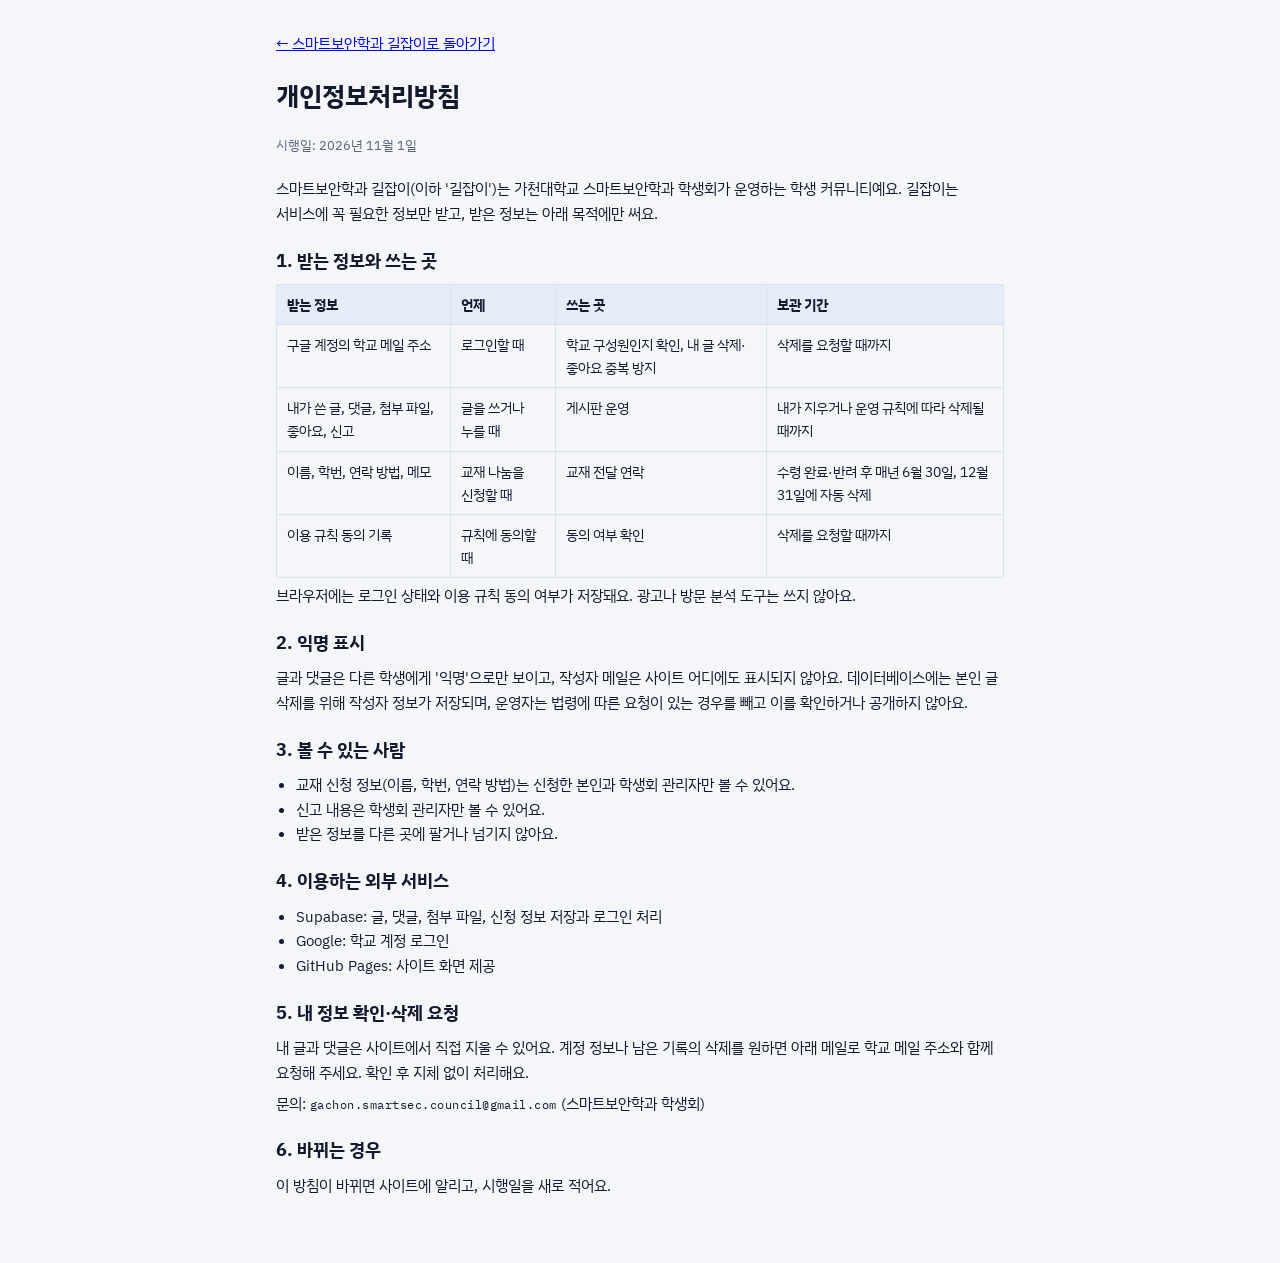
<file: privacy.html>
<!doctype html>
<html lang="ko">
<head>
<meta charset="utf-8">
<meta name="viewport" content="width=device-width,initial-scale=1,viewport-fit=cover">
<title>개인정보처리방침 · 스마트보안학과 길잡이</title>
<link rel="preconnect" href="https://fonts.googleapis.com">
<link rel="stylesheet" href="https://fonts.googleapis.com/css2?family=IBM+Plex+Sans+KR:wght@400;500;600;700&family=IBM+Plex+Mono:wght@400;500&display=swap">
<link rel="stylesheet" href="style.css">
<style>
.doc{max-width:760px;margin:0 auto;padding-block:32px 64px;display:flex;flex-direction:column;gap:22px}
.doc h1{font-size:26px}
.doc h2{font-size:18px;margin-bottom:6px}
.doc section{display:flex;flex-direction:column;gap:6px}
.doc table{border-collapse:collapse;width:100%;font-size:14px}
.doc th,.doc td{border:1px solid var(--line);padding:8px 10px;text-align:left;vertical-align:top}
.doc th{background:var(--accent-soft)}
.doc .tw{overflow-x:auto}
.doc ul{margin:0;padding-left:20px}
</style>
</head>
<body>
<main class="wrap doc">
  <p><a href="./">← 스마트보안학과 길잡이로 돌아가기</a></p>
  <h1>개인정보처리방침</h1>
  <p class="hint">시행일: 2026년 11월 1일</p>
  <p>스마트보안학과 길잡이(이하 '길잡이')는 가천대학교 스마트보안학과 학생회가 운영하는 학생 커뮤니티예요. 길잡이는 서비스에 꼭 필요한 정보만 받고, 받은 정보는 아래 목적에만 써요.</p>

  <section>
    <h2>1. 받는 정보와 쓰는 곳</h2>
    <div class="tw"><table>
      <tr><th>받는 정보</th><th>언제</th><th>쓰는 곳</th><th>보관 기간</th></tr>
      <tr><td>구글 계정의 학교 메일 주소</td><td>로그인할 때</td><td>학교 구성원인지 확인, 내 글 삭제·좋아요 중복 방지</td><td>삭제를 요청할 때까지</td></tr>
      <tr><td>내가 쓴 글, 댓글, 첨부 파일, 좋아요, 신고</td><td>글을 쓰거나 누를 때</td><td>게시판 운영</td><td>내가 지우거나 운영 규칙에 따라 삭제될 때까지</td></tr>
      <tr><td>이름, 학번, 연락 방법, 메모</td><td>교재 나눔을 신청할 때</td><td>교재 전달 연락</td><td>수령 완료·반려 후 매년 6월 30일, 12월 31일에 자동 삭제</td></tr>
      <tr><td>이용 규칙 동의 기록</td><td>규칙에 동의할 때</td><td>동의 여부 확인</td><td>삭제를 요청할 때까지</td></tr>
    </table></div>
    <p>브라우저에는 로그인 상태와 이용 규칙 동의 여부가 저장돼요. 광고나 방문 분석 도구는 쓰지 않아요.</p>
  </section>

  <section>
    <h2>2. 익명 표시</h2>
    <p>글과 댓글은 다른 학생에게 '익명'으로만 보이고, 작성자 메일은 사이트 어디에도 표시되지 않아요. 데이터베이스에는 본인 글 삭제를 위해 작성자 정보가 저장되며, 운영자는 법령에 따른 요청이 있는 경우를 빼고 이를 확인하거나 공개하지 않아요.</p>
  </section>

  <section>
    <h2>3. 볼 수 있는 사람</h2>
    <ul>
      <li>교재 신청 정보(이름, 학번, 연락 방법)는 신청한 본인과 학생회 관리자만 볼 수 있어요.</li>
      <li>신고 내용은 학생회 관리자만 볼 수 있어요.</li>
      <li>받은 정보를 다른 곳에 팔거나 넘기지 않아요.</li>
    </ul>
  </section>

  <section>
    <h2>4. 이용하는 외부 서비스</h2>
    <ul>
      <li>Supabase: 글, 댓글, 첨부 파일, 신청 정보 저장과 로그인 처리</li>
      <li>Google: 학교 계정 로그인</li>
      <li>GitHub Pages: 사이트 화면 제공</li>
    </ul>
  </section>

  <section>
    <h2>5. 내 정보 확인·삭제 요청</h2>
    <p>내 글과 댓글은 사이트에서 직접 지울 수 있어요. 계정 정보나 남은 기록의 삭제를 원하면 아래 메일로 학교 메일 주소와 함께 요청해 주세요. 확인 후 지체 없이 처리해요.</p>
    <p>문의: <span class="mono">gachon.smartsec.council@gmail.com</span> (스마트보안학과 학생회)</p>
  </section>

  <section>
    <h2>6. 바뀌는 경우</h2>
    <p>이 방침이 바뀌면 사이트에 알리고, 시행일을 새로 적어요.</p>
  </section>
</main>
</body>
</html>
</file>
<file: style.css>
/* 스마트보안학과 길잡이 · 스타일 */
*,*::before,*::after{box-sizing:border-box}
html{-webkit-text-size-adjust:100%}
body{margin:0;font-size:14px}
img{max-width:100%}
[hidden]{display:none!important}
/* Layout: 학과 포털 — 상단 학과 헤더, 고정 탭 바, 탭마다 한 화면. 탭 안에서는 목록→상세 구조 */
:root{
  --bg:#f4f6f9;
  --surface:#ffffff;
  --ink:#121a2b;
  --muted:#5b6578;
  --line:#dde2ea;
  --accent:#2347c5;
  --accent-soft:#e7ecfb;
  --mark:#b7791f;
  --mark-soft:#fbf1df;
  --ok:#1f7a55;
  --danger:#b4232f;
  --f-body:"IBM Plex Sans KR",system-ui,-apple-system,"Apple SD Gothic Neo","Malgun Gothic",sans-serif;
  --f-mono:"IBM Plex Mono",ui-monospace,SFMono-Regular,Menlo,Consolas,monospace;
  --r:10px;
}
@media (prefers-color-scheme:dark){:root:not([data-theme="light"]){
  --bg:#0e1320;--surface:#161d2e;--ink:#e6eaf2;--muted:#9aa4b8;--line:#28324a;
  --accent:#8aa4ff;--accent-soft:#1d2848;--mark:#e3b25a;--mark-soft:#2c2414;
  --ok:#5cc79a;--danger:#ff7b85;color-scheme:dark}}
:root[data-theme="dark"]{
  --bg:#0e1320;--surface:#161d2e;--ink:#e6eaf2;--muted:#9aa4b8;--line:#28324a;
  --accent:#8aa4ff;--accent-soft:#1d2848;--mark:#e3b25a;--mark-soft:#2c2414;
  --ok:#5cc79a;--danger:#ff7b85;color-scheme:dark}

*{box-sizing:border-box}
body{background:var(--bg);color:var(--ink);font-family:var(--f-body);font-size:15px;line-height:1.65;word-break:keep-all;overflow-wrap:anywhere}
body::before{content:"";position:fixed;inset:0 0 auto;height:env(safe-area-inset-top,0px);z-index:10;background:var(--surface)}
.wrap{max-width:1100px;margin:0 auto;padding-left:max(16px,env(safe-area-inset-left,0px));padding-right:max(16px,env(safe-area-inset-right,0px))}
h1,h2,h3{text-wrap:balance;line-height:1.3;margin:0}
p{margin:0}
button,input,select,textarea{font:inherit;color:inherit}
:focus-visible{outline:2px solid var(--accent);outline-offset:2px}
.mono{font-family:var(--f-mono);font-size:12px;letter-spacing:.04em}

/* header */
header.top{background:var(--surface);border-bottom:1px solid var(--line)}
header.top .wrap{padding-block:22px 18px;display:flex;flex-wrap:wrap;align-items:end;justify-content:space-between;gap:12px}
.brand small{display:block;color:var(--muted);text-transform:uppercase}
.brand h1{font-size:24px;font-weight:700;letter-spacing:-.01em}
.brand h1 span{color:var(--accent)}
.top-note{color:var(--muted);font-size:13px}

/* tabs */
nav.tabs{position:sticky;top:env(safe-area-inset-top,0px);z-index:5;background:var(--surface);border-bottom:1px solid var(--line)}
.tabrow{display:flex;gap:2px;overflow-x:auto;scrollbar-width:none}
.tabrow::-webkit-scrollbar{display:none}
.tab{flex:0 0 auto;border:0;background:none;padding:13px 14px 11px;border-bottom:2px solid transparent;cursor:pointer;color:var(--muted);font-weight:500;display:flex;gap:7px;align-items:baseline;white-space:nowrap}
.tab .mono{color:var(--muted);opacity:.7}
.tab:hover{color:var(--ink)}
.tab[aria-selected="true"]{color:var(--accent);border-bottom-color:var(--accent);font-weight:600}
.tab[aria-selected="true"] .mono{color:var(--accent);opacity:1}

main .wrap{padding-block:28px 64px}
.panel-head{display:flex;flex-direction:column;gap:6px;margin-bottom:22px;max-width:68ch}
.panel-head h2{font-size:22px;font-weight:700}
.panel-head p{color:var(--muted)}
.draft{display:inline-flex;align-items:center;gap:6px;font-size:12px;color:var(--mark);background:var(--mark-soft);border-radius:999px;padding:2px 10px;width:max-content}

.card{background:var(--surface);border:1px solid var(--line);border-radius:var(--r)}
.chip{display:inline-block;font-size:12.5px;padding:2px 9px;border-radius:999px;background:var(--accent-soft);color:var(--accent);white-space:nowrap}
.chip.cert{background:var(--mark-soft);color:var(--mark)}
.chips{display:flex;flex-wrap:wrap;gap:6px}
.label{font-size:12px;font-weight:600;color:var(--muted);letter-spacing:.06em;text-transform:uppercase}

/* career */
.career{display:grid;grid-template-columns:240px 1fr;gap:20px;align-items:start}
.fieldlist{display:flex;flex-direction:column;gap:2px;position:sticky;top:calc(env(safe-area-inset-top,0px) + 64px)}
.fieldbtn{text-align:left;border:0;background:none;padding:9px 12px;border-radius:8px;cursor:pointer;display:flex;justify-content:space-between;gap:8px;color:var(--muted)}
.fieldbtn:hover{background:var(--surface);color:var(--ink)}
.fieldbtn[aria-current="true"]{background:var(--surface);color:var(--ink);font-weight:600;box-shadow:inset 3px 0 0 var(--accent)}
.fieldbtn .mono{opacity:.6}
.fielddoc{padding:28px;min-width:0}
.fielddoc h3{font-size:24px;font-weight:700}
.fielddoc .en{color:var(--muted);margin-top:2px}
.fielddoc .lead{margin-top:14px;max-width:65ch}
.fgrid{display:grid;grid-template-columns:1fr 1fr;gap:22px 28px;margin-top:24px;padding-top:22px;border-top:1px solid var(--line)}
.fgrid section{display:flex;flex-direction:column;gap:8px;min-width:0}
.fgrid ul{margin:0;padding-left:18px}
.fgrid li{margin:2px 0}
.fgrid .full{grid-column:1/-1}

.sectorhead{margin:36px 0 14px;display:flex;flex-direction:column;gap:4px;max-width:68ch}
.sectorhead h3{font-size:19px}
.sectorhead p{color:var(--muted)}
.sectors{display:grid;grid-template-columns:repeat(3,1fr);gap:12px}
.sector{padding:16px 18px;display:flex;flex-direction:column;gap:8px;min-width:0;transition:border-color .2s,box-shadow .2s}
.sector h4{margin:0;font-size:16px}
.sector p{color:var(--muted);font-size:14px}
.sector.hl{border-color:var(--accent);box-shadow:0 0 0 2px var(--accent-soft)}
button.chip{border:0;cursor:pointer;font:inherit;font-size:12.5px}
button.chip:hover{outline:1px solid var(--accent)}
@media (max-width:900px){.sectors{grid-template-columns:1fr 1fr}}
@media (max-width:560px){.sectors{grid-template-columns:1fr}}
.chk{display:flex;gap:9px;align-items:flex-start;font-size:14px;cursor:pointer}
.chk input{margin-top:5px;accent-color:var(--accent);flex:0 0 auto}
.cpath,.connect{margin-top:24px;padding-top:20px;border-top:1px solid var(--line);display:flex;flex-direction:column;gap:10px}
.steps-row{list-style:none;margin:0;padding:0;display:flex;flex-wrap:wrap;gap:8px;align-items:stretch}
.steps-row li{flex:1 1 130px;background:var(--accent-soft);color:var(--ink);border-radius:8px;padding:10px 12px;font-size:14px;position:relative;display:flex;flex-direction:column;gap:2px;min-width:0}
.steps-row li .mono{color:var(--accent);font-size:11px}
.steps-row li:not(:last-child)::after{content:"→";position:absolute;right:-9px;top:50%;transform:translateY(-50%);color:var(--accent);font-size:13px;z-index:1}
.moves{display:flex;flex-direction:column;gap:6px}
.connect h4{margin:0;font-size:17px}
.cgrid{display:grid;grid-template-columns:1fr 1fr;gap:16px 24px}
.cgrid section{display:flex;flex-direction:column;gap:8px;min-width:0}
.cgrid .full{grid-column:1/-1}
.linkcards{display:flex;flex-direction:column;gap:6px}
.linkcard{text-align:left;border:1px solid var(--line);background:var(--bg);border-radius:8px;padding:8px 12px;cursor:pointer;display:flex;justify-content:space-between;gap:10px;align-items:baseline;font:inherit;color:inherit}
.linkcard:hover{border-color:var(--accent)}
.linkcard b{font-weight:600;font-size:14px}
.linkcard span{color:var(--muted);font-size:12.5px;text-align:right}
.stlist{margin:0;padding-left:18px;display:flex;flex-direction:column;gap:4px}
.stlist .linkbtn{color:var(--ink);text-decoration:none;font-size:14px;text-align:left}
.stlist .linkbtn:hover{text-decoration:underline}
.connect .btn.ghost{align-self:flex-start}
.fieldfilter{border-color:var(--accent)}
.opp.flash{box-shadow:0 0 0 3px var(--accent)}
@media (max-width:720px){.cgrid{grid-template-columns:1fr}.steps-row li:not(:last-child)::after{display:none}}
/* seniors */
.seniors{display:grid;grid-template-columns:repeat(3,1fr);gap:14px}
.senior{padding:20px;display:flex;flex-direction:column;gap:12px;min-width:0}
.senior .who{display:flex;justify-content:space-between;align-items:baseline;gap:8px}
.senior .who b{font-size:16px}
.path{font-size:12px;font-weight:600;padding:2px 9px;border-radius:999px}
.path.job{background:var(--accent-soft);color:var(--accent)}
.path.grad{background:var(--mark-soft);color:var(--mark)}
.path.intern{background:color-mix(in srgb,var(--ok) 14%,transparent);color:var(--ok)}
.qa{display:flex;flex-direction:column;gap:3px}
.qa dt{font-size:13px;font-weight:600;color:var(--muted)}
.qa dd{margin:0 0 8px;font-size:14px}
.filterbar{display:flex;flex-wrap:wrap;gap:6px;margin-bottom:16px}
.fbtn{border:1px solid var(--line);background:var(--surface);border-radius:999px;padding:5px 13px;cursor:pointer;font-size:13.5px;color:var(--muted)}
.fbtn[aria-pressed="true"]{border-color:var(--accent);color:var(--accent);background:var(--accent-soft);font-weight:600}

/* opportunities */
.opps{display:grid;grid-template-columns:repeat(2,1fr);gap:12px}
.opp{padding:16px 18px;display:grid;grid-template-columns:auto 1fr;gap:4px 14px;min-width:0}
.opp .cat{grid-row:span 3;font-family:var(--f-mono);font-size:11px;letter-spacing:.06em;color:var(--accent);writing-mode:vertical-rl;border-right:1px solid var(--line);padding-right:10px;text-transform:uppercase}
.opp h3{font-size:16px}
.opp p{color:var(--muted);font-size:14px}
.opp .meta{display:flex;flex-wrap:wrap;gap:6px 12px;font-size:13px;color:var(--muted)}
.opp a{color:var(--accent);text-decoration:none;font-weight:500}
.opp a:hover{text-decoration:underline}
.opp.todo{border-style:dashed;background:transparent}
.opp .cat{grid-row:span 6;align-self:stretch}
.opp>*:not(.cat){grid-column:2;min-width:0}
.opp .prof{color:var(--ink);font-size:14px}
.opp .email{color:var(--ink);user-select:all}
.opp.tip{background:var(--mark-soft);border-color:transparent}
.opp.tip .cat{color:var(--mark);border-right-color:color-mix(in srgb,var(--mark) 30%,transparent)}
.opp.tip p{color:var(--ink)}
.labhead{display:flex;justify-content:space-between;align-items:baseline;gap:10px;flex-wrap:wrap}
.recruit{font-size:12px;font-weight:600;color:var(--ok);background:color-mix(in srgb,var(--ok) 14%,transparent);border-radius:999px;padding:1px 9px;white-space:nowrap}
.opp .bg{font-size:13px}
.more{border-top:1px solid var(--line);padding-top:8px;margin-top:2px}
.more summary{cursor:pointer;color:var(--accent);font-size:13.5px;font-weight:500}
.more[open] summary{margin-bottom:8px}
.more ul{margin:4px 0 10px;padding-left:18px;font-size:14px}
.more li{margin:2px 0}
.more p{color:var(--ink);font-size:14px}

/* courses */
.yearsec{margin-bottom:28px}
.yearsec>h3{font-size:15px;color:var(--muted);font-weight:600;margin-bottom:10px;display:flex;gap:10px;align-items:baseline}
.courses{display:grid;grid-template-columns:repeat(3,1fr);gap:12px}
.course{padding:16px 18px;display:flex;flex-direction:column;gap:10px;min-width:0}
.course h4{margin:0;font-size:16px}
.course .sub{color:var(--muted);font-size:13px}
.slots{display:flex;flex-direction:column;border-top:1px solid var(--line)}
.slot{display:flex;justify-content:space-between;gap:10px;padding:7px 0;border-bottom:1px solid var(--line);font-size:13.5px}
.slot:last-child{border-bottom:0}
.slot .st{color:var(--muted);font-size:12.5px}

.course{cursor:pointer;text-align:left;border:1px solid var(--line);font:inherit;color:inherit;transition:border-color .12s}
.course:hover{border-color:var(--accent)}
.course .sub{min-height:1.4em}
.slot .st.has{color:var(--accent);font-weight:600}
.ctoolbar{display:flex;gap:10px;flex-wrap:wrap;margin-bottom:16px}
.ctoolbar input{flex:1 1 220px;width:auto;background:var(--surface)}
.addcourse{display:grid;grid-template-columns:120px 1fr 1fr auto;gap:12px;align-items:end;padding:16px;margin-bottom:18px}
.addcourse .acbtns{display:flex;gap:8px}
.user-badge{font-size:11.5px;color:var(--muted);border:1px solid var(--line);border-radius:999px;padding:0 7px}
.back{margin-bottom:14px;font-size:14px;text-decoration:none;color:var(--accent)}
.cdhead{display:flex;flex-direction:column;gap:2px;margin-bottom:18px}
.cdhead h3{font-size:22px}
.cdhead .sub{color:var(--muted)}
.cdgrid{display:grid;grid-template-columns:1fr 320px;gap:20px;align-items:start}
.cdmain{display:flex;flex-direction:column;gap:12px;min-width:0}
.kind{font-size:12px;font-weight:600;padding:1px 8px;border-radius:999px}
.kind.review{background:var(--accent-soft);color:var(--accent)}
.kind.book{background:var(--mark-soft);color:var(--mark)}
.kind.note{background:color-mix(in srgb,var(--ok) 14%,transparent);color:var(--ok)}
.rating{font-family:var(--f-mono);font-size:12.5px;color:var(--mark)}
.attach{display:flex;flex-wrap:wrap;gap:8px}
.attach a{display:inline-flex;gap:6px;align-items:center;font-size:13.5px;color:var(--accent);text-decoration:none;border:1px solid var(--line);border-radius:8px;padding:5px 10px;max-width:100%;overflow:hidden;text-overflow:ellipsis;white-space:nowrap}
.attach a:hover{border-color:var(--accent)}
.attach img{display:block;max-height:260px;border-radius:8px;border:1px solid var(--line)}
@media (max-width:900px){.cdgrid{grid-template-columns:1fr}.addcourse{grid-template-columns:1fr 1fr}.addcourse .grow{grid-column:1/-1}}
@media (max-width:560px){.addcourse{grid-template-columns:1fr}}

.postfoot{gap:12px}
.likebtn{border:1px solid var(--line);background:var(--surface);border-radius:999px;padding:3px 11px;cursor:pointer;color:var(--muted);font-size:13px;display:inline-flex;gap:4px;align-items:center}
.likebtn[aria-pressed="true"]{color:var(--danger);border-color:color-mix(in srgb,var(--danger) 40%,transparent);background:color-mix(in srgb,var(--danger) 8%,transparent)}
.likebtn:disabled{cursor:default;opacity:.7}
.likebtn b{font-variant-numeric:tabular-nums}
.likebtn.sm{padding:1px 8px;font-size:12px}
.bestbadge{align-self:flex-start;font-size:11.5px;font-weight:700;color:var(--ok);background:color-mix(in srgb,var(--ok) 14%,transparent);border-radius:999px;padding:1px 9px}
.cmthread.best{background:color-mix(in srgb,var(--ok) 6%,transparent);border-radius:8px;padding:8px 10px;border-bottom:0;margin-bottom:4px}
.bestprev{display:flex;flex-direction:column;gap:4px;padding:10px 12px;border-radius:8px;background:color-mix(in srgb,var(--ok) 6%,transparent);border:1px solid color-mix(in srgb,var(--ok) 25%,transparent)}
.bestprev .body{display:-webkit-box;-webkit-line-clamp:3;-webkit-box-orient:vertical;overflow:hidden;font-size:14px;white-space:pre-wrap}
.sortsep{flex:1 1 auto}
.path.etc{background:var(--accent-soft);color:var(--muted)}
.story .body.clamp{display:-webkit-box;-webkit-line-clamp:6;-webkit-box-orient:vertical;overflow:hidden}
.cmwrap{border-top:1px solid var(--line);padding-top:8px;display:flex;flex-direction:column;gap:8px}
.cmtoggle{text-decoration:none;color:var(--accent);font-size:13.5px;align-self:flex-start}
.cmlist{display:flex;flex-direction:column;gap:8px;padding-left:12px;border-left:2px solid var(--accent-soft)}
.cm{font-size:14px;display:flex;flex-direction:column;gap:2px}
.cm .body{white-space:pre-wrap}
.cmhead{font-size:13px}
.cmhead b{font-weight:600}
.cmhead b.authname{color:var(--accent)}
.cmthread{display:flex;flex-direction:column;gap:6px;padding-bottom:8px;border-bottom:1px solid var(--line)}
.cmthread:last-of-type{border-bottom:0}
.replies{display:flex;flex-direction:column;gap:6px;margin-left:14px;padding:8px 10px;background:var(--bg);border-radius:8px}
.cm.reply::before{content:"↳";color:var(--muted);font-size:12px;margin-right:4px;float:left}
.replyform{margin-left:14px}
.cmform{display:flex;gap:8px}
.cmform input{flex:1 1 auto;min-width:0}
.cmform .btn{padding:8px 12px;flex:0 0 auto}
.homehero{display:flex;flex-direction:column;gap:10px;margin-bottom:26px}
.homehero h2{font-size:24px;font-weight:700;max-width:28ch}
.homehero>p{color:var(--muted);max-width:60ch}
.quick{display:grid;grid-template-columns:repeat(5,1fr);gap:10px;margin-top:8px}
.quick button{text-align:left;border:1px solid var(--line);background:var(--surface);border-radius:var(--r);padding:14px;cursor:pointer;display:flex;flex-direction:column;gap:3px;font:inherit;color:inherit;min-width:0}
.quick button:hover{border-color:var(--accent)}
.quick b{font-size:15px}
.quick span{color:var(--muted);font-size:12.5px}
.homesec{font-size:17px;margin-bottom:10px}
.news{display:grid;grid-template-columns:repeat(3,1fr);gap:12px}
.newscard{padding:16px 18px;display:flex;flex-direction:column;gap:10px;min-width:0}
.nhead{display:flex;justify-content:space-between;align-items:baseline;gap:8px}
.nhead h4{margin:0;font-size:15px}
.nhead .linkbtn{text-decoration:none;color:var(--accent)}
.newslist{list-style:none;margin:0;padding:0;display:flex;flex-direction:column}
.newsitem{width:100%;text-align:left;border:0;border-top:1px solid var(--line);background:none;padding:9px 0;cursor:pointer;display:flex;flex-direction:column;gap:2px;font:inherit;color:inherit}
.newslist li:first-child .newsitem{border-top:0}
.newsitem b{font-weight:500;font-size:14px;overflow:hidden;text-overflow:ellipsis;white-space:nowrap}
.newsitem:hover b{color:var(--accent)}
.bookbanner{margin-top:12px;width:100%;display:flex;gap:12px;align-items:center;border:0;border-radius:var(--r);background:var(--accent-soft);color:var(--ink);padding:14px 18px;cursor:pointer;font:inherit;text-align:left}
.bookbanner b{color:var(--accent)}
.bookbanner span{color:var(--muted);font-size:14px}
.bookbanner .arrow{margin-left:auto;color:var(--accent)}
.rules{margin-top:28px;padding:20px 22px}
.rules h3{font-size:16px;margin-bottom:8px}
.rules ol{margin:0;padding-left:20px;display:flex;flex-direction:column;gap:5px;font-size:14px;max-width:75ch}
.notice{font-size:12.5px;color:var(--mark);background:var(--mark-soft);border-radius:8px;padding:8px 10px}
.rep{color:var(--muted)}
.repmenu{display:flex;flex-wrap:wrap;gap:6px;align-items:center;padding:8px 10px;background:var(--bg);border-radius:8px}
.repmenu .fbtn{font-size:12.5px;padding:3px 10px}
.reprow{display:flex;justify-content:space-between;gap:14px;padding:12px 0;border-top:1px solid var(--line);flex-wrap:wrap}
.reprow:first-child{border-top:0}
.reptext{display:flex;flex-direction:column;gap:4px;min-width:0;flex:1 1 300px}
.reptext .body{font-size:14px;white-space:pre-wrap}
.repact{display:flex;gap:8px;align-items:flex-start}
.purge{display:flex;justify-content:space-between;gap:12px;align-items:center;flex-wrap:wrap;padding:10px 12px;margin-bottom:12px;background:var(--bg);border-radius:8px}
a[data-rules]{color:var(--accent)}
@media (max-width:900px){.quick{grid-template-columns:repeat(3,1fr)}.news{grid-template-columns:1fr}}
@media (max-width:560px){.quick{grid-template-columns:1fr 1fr}}
.topright{display:flex;align-items:center;gap:12px;flex-wrap:wrap}
.rulesbtn{padding:6px 12px;font-size:13px}
.ruleslink{margin-top:20px}
.ruleslink .linkbtn{color:var(--muted)}
body.locked{overflow:hidden}
.rulesmodal{position:fixed;inset:0;z-index:50;background:color-mix(in srgb,var(--ink) 45%,transparent);display:flex;align-items:center;justify-content:center;
  padding:max(16px,env(safe-area-inset-top,0px)) max(16px,env(safe-area-inset-right,0px)) max(16px,env(safe-area-inset-bottom,0px)) max(16px,env(safe-area-inset-left,0px))}
.rulesmodal[hidden]{display:none}
.rmbox{background:var(--surface);color:var(--ink);border-radius:14px;padding:26px 26px 22px;max-width:560px;width:100%;max-height:100%;overflow-y:auto;display:flex;flex-direction:column;gap:12px;box-shadow:0 20px 60px color-mix(in srgb,var(--ink) 30%,transparent);outline:none}
.rmbox h2{font-size:21px}
.rmbox ol{margin:0;padding-left:20px;display:flex;flex-direction:column;gap:8px;font-size:14.5px}
.rmbtns{display:flex;gap:8px;margin-top:6px}
.rmbtns .btn{flex:1 1 auto;padding:12px 16px}
.rulesmini{border:1px solid color-mix(in srgb,var(--mark) 35%,transparent);background:var(--mark-soft);border-radius:8px;padding:10px 12px;font-size:13px;display:flex;flex-direction:column;gap:4px}
.rulesmini b{color:var(--mark);font-size:13px}
.rulesmini ul{margin:0;padding-left:16px;display:flex;flex-direction:column;gap:2px;color:var(--ink)}
.rulesmini .linkbtn{align-self:flex-start;color:var(--mark);font-size:12.5px}
.cmrule{font-size:12px;color:var(--muted);margin-top:-2px}
.cmrule .linkbtn{font-size:12px}
/* 교재 나눔 */
.seg{display:inline-flex;border:1px solid var(--line);border-radius:999px;padding:3px;background:var(--surface);margin-bottom:18px}
.segbtn{border:0;background:none;border-radius:999px;padding:6px 16px;cursor:pointer;color:var(--muted);font-weight:500}
.segbtn[aria-pressed="true"]{background:var(--accent);color:var(--surface);font-weight:600}
.bookintro{padding:18px 20px;display:flex;justify-content:space-between;gap:18px;flex-wrap:wrap;align-items:center;margin-bottom:16px}
.bookintro>div:first-child{flex:1 1 380px;display:flex;flex-direction:column;gap:4px;max-width:68ch}
.bookintro h3{font-size:17px}
.bookintro p{color:var(--muted);font-size:14px}
.steps{display:flex;gap:8px;align-items:center;color:var(--muted)}
.steps span{color:var(--accent);background:var(--accent-soft);border-radius:6px;padding:3px 8px}
.booktools{display:flex;gap:14px;flex-wrap:wrap;align-items:center;margin-bottom:14px}
.booktools input[type=text]{flex:1 1 240px;width:auto;background:var(--surface)}
.books{display:grid;grid-template-columns:repeat(3,1fr);gap:12px}
.book{padding:16px 18px;display:flex;flex-direction:column;gap:10px;min-width:0}
.book h4{margin:0;font-size:16px}
.book .au{color:var(--muted);font-size:13px}
.book .row{display:flex;justify-content:space-between;align-items:center;gap:10px;margin-top:auto;padding-top:10px;border-top:1px solid var(--line)}
.stock{font-family:var(--f-mono);font-size:13px;font-variant-numeric:tabular-nums}
.stock b{font-size:18px;color:var(--accent)}
.stock.zero b{color:var(--muted)}
.book .adminrow{display:flex;gap:12px}
.reqpanel{padding:18px 20px;margin-bottom:16px;border-color:var(--accent)}
.reqpanel h3{font-size:16px}
.reqform{display:grid;grid-template-columns:repeat(3,1fr);gap:12px;margin-top:12px}
.reqform .full,.bookform .full{grid-column:1/-1}
.myreq{margin-top:26px}
.myreq h3,.admin h3{font-size:16px;margin-bottom:10px}
.st-badge{font-size:12px;font-weight:600;padding:1px 8px;border-radius:999px;white-space:nowrap}
.st-pending{background:var(--mark-soft);color:var(--mark)}
.st-approved{background:var(--accent-soft);color:var(--accent)}
.st-done{background:color-mix(in srgb,var(--ok) 14%,transparent);color:var(--ok)}
.st-rejected{background:color-mix(in srgb,var(--danger) 12%,transparent);color:var(--danger)}
.admin{margin-top:28px;padding:20px}
.admin-head{display:flex;justify-content:space-between;align-items:baseline;gap:10px;flex-wrap:wrap}
.admin-head h3{margin:0}
.admin-tabs{margin:12px 0 14px}
.tablewrap{overflow-x:auto}
table.reqs{border-collapse:collapse;width:100%;min-width:640px;font-size:14px}
table.reqs th{text-align:left;font-size:12px;color:var(--muted);font-weight:600;padding:8px 10px;border-bottom:1px solid var(--line);white-space:nowrap}
table.reqs td{padding:10px;border-bottom:1px solid var(--line);vertical-align:top}
table.reqs td.act{white-space:nowrap}
table.reqs .btn.ghost{padding:4px 9px;font-size:13px}
.bookform{display:grid;grid-template-columns:repeat(4,1fr);gap:12px}
.cdbooks{padding:12px 16px;display:flex;justify-content:space-between;align-items:center;gap:12px;flex-wrap:wrap;background:var(--accent-soft);border:0}
.cdbooks p{font-size:14px}
@media (max-width:900px){.books{grid-template-columns:1fr 1fr}.bookform{grid-template-columns:1fr 1fr}}
@media (max-width:560px){.books,.reqform,.bookform{grid-template-columns:1fr}}

/* qna */
.qna{display:grid;grid-template-columns:320px 1fr;gap:20px;align-items:start}
.ask{padding:20px;display:flex;flex-direction:column;gap:12px;position:sticky;top:calc(env(safe-area-inset-top,0px) + 64px)}
.ask h3{font-size:16px}
.field{display:flex;flex-direction:column;gap:5px}
.field label{font-size:13px;font-weight:600;color:var(--muted)}
input[type=text],select,textarea{width:100%;background:var(--bg);border:1px solid var(--line);border-radius:8px;padding:9px 11px}
textarea{resize:vertical;min-height:90px}
.btn{border:0;border-radius:8px;padding:10px 14px;background:var(--accent);color:var(--surface);font-weight:600;cursor:pointer}
.btn:disabled{opacity:.5;cursor:not-allowed}
.btn.ghost{background:none;color:var(--accent);border:1px solid var(--line);padding:7px 12px;font-weight:500}
.hint{font-size:12.5px;color:var(--muted)}
.err{font-size:13px;color:var(--danger)}
.qlist{display:flex;flex-direction:column;gap:10px;min-width:0}
.q{padding:16px 18px;display:flex;flex-direction:column;gap:8px}
.q .qhead{display:flex;justify-content:space-between;gap:10px;align-items:baseline;flex-wrap:wrap}
.q h4{margin:0;font-size:16px;font-weight:600}
.q .body{white-space:pre-wrap}
.q .meta{display:flex;gap:10px;flex-wrap:wrap;align-items:center;font-size:12.5px;color:var(--muted)}
.status{font-size:12px;font-weight:600;padding:1px 8px;border-radius:999px}
.status.open{background:var(--mark-soft);color:var(--mark)}
.status.done{background:color-mix(in srgb,var(--ok) 14%,transparent);color:var(--ok)}
.answers{display:flex;flex-direction:column;gap:8px;margin-top:4px;padding-left:14px;border-left:2px solid var(--accent-soft)}
.ans{font-size:14px}
.ans .body{white-space:pre-wrap}
.ans .meta{margin-top:2px}
.ansform{display:flex;flex-direction:column;gap:8px;margin-top:4px}
.ansform .row{display:flex;gap:8px;flex-wrap:wrap}
.ansform .row input{flex:1 1 160px;width:auto}
.linkbtn{border:0;background:none;color:var(--muted);cursor:pointer;font-size:12.5px;padding:0;text-decoration:underline}
.linkbtn.del{color:var(--danger)}
.empty{padding:36px 24px;text-align:center;color:var(--muted);border:1px dashed var(--line);border-radius:var(--r)}
.empty b{display:block;color:var(--ink);margin-bottom:4px}

@media (max-width:900px){
  .seniors,.courses{grid-template-columns:1fr 1fr}
  .qna{grid-template-columns:1fr}
  .ask{position:static}
}
@media (max-width:720px){
  .career{grid-template-columns:1fr}
  .fieldlist{position:static;flex-direction:row;overflow-x:auto;gap:6px;padding-bottom:4px}
  .fieldbtn{flex:0 0 auto;border:1px solid var(--line);background:var(--surface);white-space:nowrap}
  .fieldbtn[aria-current="true"]{box-shadow:none;border-color:var(--accent);color:var(--accent)}
  .fieldbtn .mono{display:none}
  .fielddoc{padding:20px}
  .fgrid{grid-template-columns:1fr}
  .opps{grid-template-columns:1fr}
}
@media (max-width:560px){
  .seniors,.courses{grid-template-columns:1fr}
}
@media (prefers-reduced-motion:no-preference){
  .panel{animation:fade .18s ease-out}
  @keyframes fade{from{opacity:.4;transform:translateY(3px)}to{opacity:1;transform:none}}
}

/* ---------- 배포판 추가 ---------- */
.authbox{display:flex;align-items:center;gap:8px;flex-wrap:wrap}
.authbox .who{font-size:13px;color:var(--muted);max-width:22ch;overflow:hidden;text-overflow:ellipsis;white-space:nowrap}
.authbox .adminchip{font-size:11.5px;font-weight:700;color:var(--accent);background:var(--accent-soft);border-radius:999px;padding:1px 8px}
.loginbtn{display:inline-flex;align-items:center;gap:8px}
.banner{padding:12px 16px;border-radius:var(--r);margin-bottom:18px;font-size:14px;display:flex;gap:10px;align-items:center;flex-wrap:wrap}
.banner.warn{background:var(--mark-soft);color:var(--ink);border:1px solid color-mix(in srgb,var(--mark) 35%,transparent)}
.banner.err{background:color-mix(in srgb,var(--danger) 10%,transparent);border:1px solid color-mix(in srgb,var(--danger) 30%,transparent)}
.needlogin{display:flex;flex-direction:column;gap:8px;align-items:flex-start;padding:12px;border-radius:8px;background:var(--bg);font-size:13.5px}
.toast{position:fixed;left:50%;transform:translateX(-50%);bottom:calc(20px + env(safe-area-inset-bottom,0px));z-index:60;background:var(--ink);color:var(--surface);padding:10px 16px;border-radius:999px;font-size:14px;max-width:calc(100% - 32px);box-shadow:0 8px 24px color-mix(in srgb,var(--ink) 25%,transparent)}
.usage{display:flex;flex-direction:column;gap:6px;padding:10px 12px;background:var(--bg);border-radius:8px;margin-bottom:12px;font-size:13.5px}
.usage .bar{height:8px;border-radius:999px;background:var(--line);overflow:hidden}
.usage .bar i{display:block;height:100%;background:var(--accent)}
.likebtn.own{cursor:default;opacity:.6}
footer.site{padding-block:28px;color:var(--muted);font-size:12.5px;border-top:1px solid var(--line);margin-top:20px}
</file>
